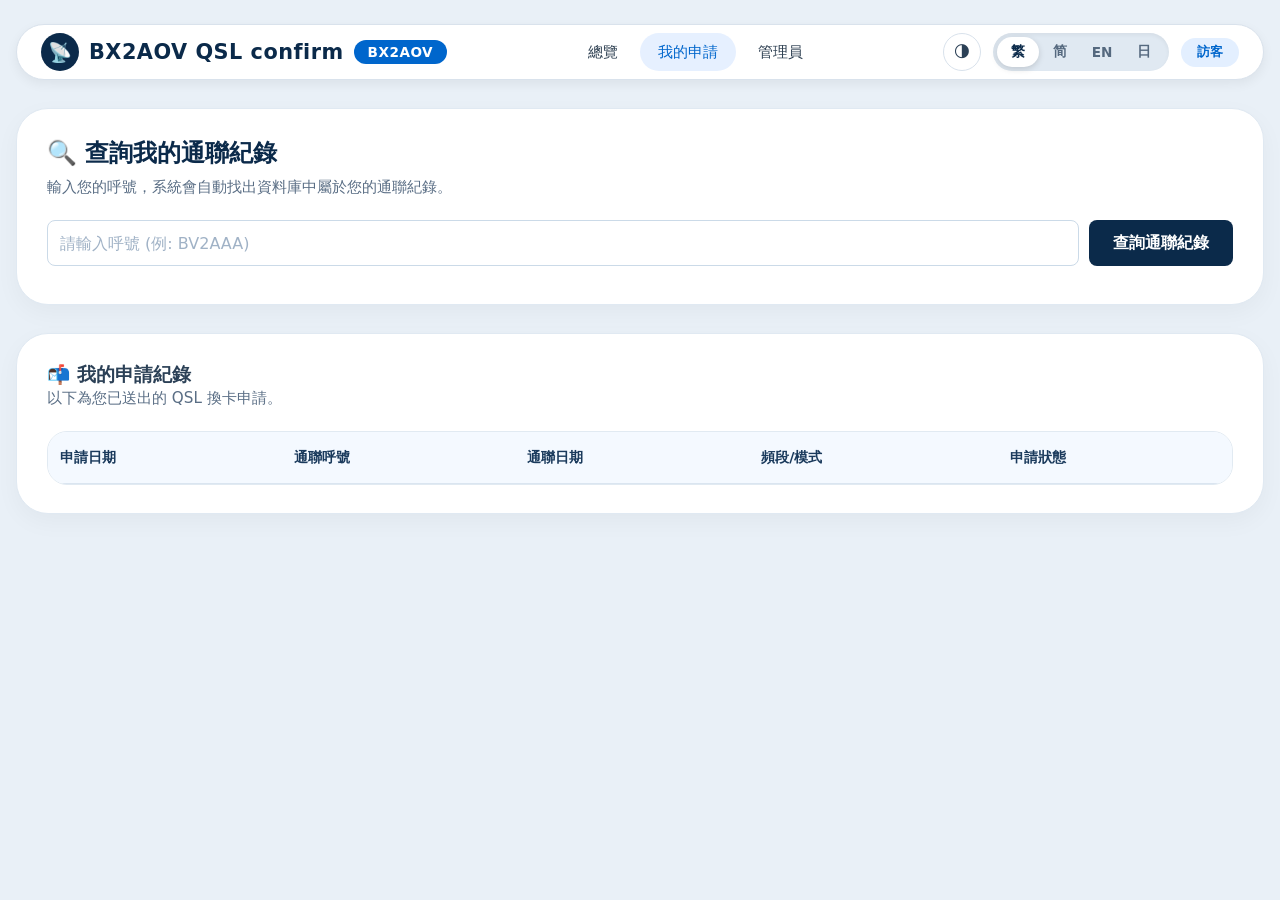
<file: apply.html>
<!DOCTYPE html>
<html lang="zh-Hant">
<head>
    <meta charset="UTF-8">
    <meta name="viewport" content="width=device-width, initial-scale=1.0">
    <title>我的申請 — BX2AOV QSL confirm</title>
    <meta name="description" content="用呼號查詢你的通聯紀錄，線上送出 QSL 換卡申請並追蹤處理狀態。資料即時同步，免註冊。">
    <meta name="author" content="BX2AOV">
    <meta name="theme-color" content="#0b2a4a">
    <meta name="color-scheme" content="light dark">
    <meta name="format-detection" content="telephone=no">
    <link rel="canonical" href="https://bx2aov.top/apply">
    <link rel="icon" href="favicon.svg" type="image/svg+xml">
    <link rel="apple-touch-icon" href="favicon.svg">
    <link rel="preconnect" href="https://btcsstbtbnejuyexwbpn.supabase.co" crossorigin>
    <link rel="dns-prefetch" href="https://btcsstbtbnejuyexwbpn.supabase.co">

    <meta property="og:type" content="website">
    <meta property="og:site_name" content="BX2AOV QSL confirm">
    <meta property="og:locale" content="zh_TW">
    <meta property="og:title" content="我的申請 — BX2AOV QSL confirm">
    <meta property="og:description" content="用呼號查詢通聯紀錄，線上送出 QSL 換卡申請並追蹤處理狀態。">
    <meta property="og:url" content="https://bx2aov.top/apply">
    <meta property="og:image" content="https://btcsstbtbnejuyexwbpn.supabase.co/storage/v1/object/public/qsl-images/1793273956318_21_sent.jpg">
    <meta name="twitter:card" content="summary_large_image">

    <script src="js/theme.js?v=20261109a"></script>
    <link rel="stylesheet" href="css/style.css?v=20261109a">
    <link rel="stylesheet" href="css/apply.css?v=20261109a">
    <script src="js/api.js?v=20261109a" defer></script>
</head>
<body>
    <a class="skip-link" href="#main">跳到主要內容</a>
    <div class="app-container">
        <header class="header-bar">
            <div class="logo-area">
                <span class="logo-icon" aria-hidden="true">📡</span>
                <span>BX2AOV QSL confirm</span>
                <span class="callsign-badge">BX2AOV</span>
            </div>
            <ul class="nav-links">
                <li><a href="index.html" class="nav-tab" data-zh="總覽" data-cn="总览" data-en="Overview" data-ja="概要">總覽</a></li>
                <li><a href="apply.html" class="nav-tab active" aria-current="page" data-zh="我的申請" data-cn="我的申请" data-en="My Requests" data-ja="申請履歴">我的申請</a></li>
                <li><a href="manage.html" class="nav-tab" data-zh="管理員" data-cn="管理员" data-en="Admin" data-ja="管理者">管理員</a></li>
            </ul>
            
            <div style="display: flex; align-items: center; gap: 12px;">
                <button type="button" id="themeToggle" class="theme-toggle" aria-label="主題">🌗</button>
                <div class="lang-switch" id="langToggle" title="Switch Language" role="radiogroup" aria-label="語言切換">
                    <div class="lang-slider" id="langSlider" aria-hidden="true"></div>
                    <span class="lang-option" data-lang="zh">繁</span>
                    <span class="lang-option" data-lang="cn">简</span>
                    <span class="lang-option" data-lang="en">EN</span>
                    <span class="lang-option" data-lang="ja">日</span>
                </div>
                <div id="loginStatus" style="font-size:0.9rem; color:#2b4056;">
                    <span class="role-badge" data-zh="訪客" data-cn="访客" data-en="Guest" data-ja="ゲスト">訪客</span>
                </div>
            </div>
        </header>

        <main id="main">
        <section class="card">
            <h2 data-zh="🔍 查詢我的通聯紀錄" data-cn="🔍 查询我的通联记录" data-en="🔍 Search My QSO Logs" data-ja="🔍 交信記録の検索">🔍 查詢我的通聯紀錄</h2>
            <div class="card-sub" data-zh="輸入您的呼號，系統會自動找出資料庫中屬於您的通聯紀錄。" data-cn="输入您的呼号，系统会自动找出数据库中属于您的通联记录。" data-en="Enter your callsign to find your QSO records." data-ja="コールサインを入力すると、ご自身の交信記録が検索されます。">輸入您的呼號，系統會自動找出資料庫中屬於您的通聯紀錄。</div>
            
            <div style="display: flex; gap: 10px; margin-top: 15px;">
                <label class="sr-only" for="queryCallsignInput">您的呼號</label>
                <input type="text" id="queryCallsignInput" placeholder="請輸入呼號 (例: BV2AAA)" autocomplete="off" autocapitalize="characters" spellcheck="false" maxlength="15" style="flex: 1; padding: 12px; border-radius: 8px; border: 1px solid #cbdae8; text-transform: uppercase; min-width: 0;">
                <button id="btnQuery" class="btn-primary" style="padding: 0 24px; border-radius: 8px; border: none; background: #0b2a4a; color: #fff; font-weight: bold; cursor: pointer; height: 46px; white-space: nowrap;" data-zh="查詢通聯紀錄" data-cn="查询通联记录" data-en="Search" data-ja="検索">查詢通聯紀錄</button>
            </div>
            <div id="queryResultHint" style="margin-top: 10px; font-weight: bold;" role="status" aria-live="polite"></div>
        </section>

        <!-- 查詢結果表格 -->
        <section class="card" id="queryResultCard" style="display: none;">
            <div class="flex-between">
                <h3 data-zh="📋 您的通聯紀錄" data-cn="📋 您的通联记录" data-en="📋 Your QSO Logs" data-ja="📋 あなたの交信記録">📋 您的通聯紀錄</h3>
                <div class="card-sub" style="margin-bottom:0;" data-zh="勾選您要申請 QSL 換卡的通聯。" data-cn="勾选您要申请 QSL 换卡的通联。" data-en="Select the QSOs you want to request QSL for." data-ja="QSLカードを請求する交信を選択してください。">勾選您要申請 QSL 換卡的通聯。</div>
            </div>
            
            <div class="table-wrapper" style="margin-top: 15px;">
                <table>
                    <caption class="sr-only">查詢結果：您的通聯紀錄</caption>
                    <thead>
                        <tr>
                            <th scope="col" style="width: 50px; text-align: center;"><input type="checkbox" id="selectAll" aria-label="全選"></th>
                            <th scope="col" data-zh="日期" data-cn="日期" data-en="Date" data-ja="日付">日期</th>
                            <th scope="col" data-zh="呼號" data-cn="呼号" data-en="Callsign" data-ja="コールサイン">呼號</th>
                            <th scope="col" data-zh="頻段" data-cn="频段" data-en="Band" data-ja="バンド">頻段</th>
                            <th scope="col" data-zh="模式" data-cn="模式" data-en="Mode" data-ja="モード">模式</th>
                            <th scope="col" data-zh="QSL 狀態" data-cn="QSL 状态" data-en="QSL Status" data-ja="QSLステータス">QSL 狀態</th>
                            <th scope="col" data-zh="備註" data-cn="备注" data-en="Notes" data-ja="備考">備註</th>
                        </tr>
                    </thead>
                    <tbody id="queryResultBody"></tbody>
                </table>
            </div>
        </section>

        <!-- 填寫收件資訊與密碼 -->
        <section class="card" id="shipInfoCard" style="display: none;">
            <h3 data-zh="✉️ 填寫收件資訊" data-cn="✉️ 填写收件信息" data-en="✉️ Shipping Info" data-ja="✉️ 送付先情報">✉️ 填寫收件資訊</h3>
            <div id="selectedCountHint" style="margin: 10px 0; color: #7b3fa0; font-weight: bold;"></div>
            
            <div class="ship-grid">
                <div>
                    <label for="shipName" data-zh="收件人姓名 *" data-cn="收件人姓名 *" data-en="Name *" data-ja="氏名 *">收件人姓名 *</label>
                    <input type="text" id="shipName" autocomplete="name" maxlength="100" style="width: 100%; padding: 10px; border-radius: 8px; border: 1px solid #cbdae8;">
                </div>
                <div>
                    <label for="shipPhone" data-zh="手機號碼" data-cn="手机号码" data-en="Phone" data-ja="電話番号">手機號碼</label>
                    <div style="display: flex; gap: 5px;">
                        <label class="sr-only" for="countryCode">國碼</label>
                        <select id="countryCode" autocomplete="tel-country-code" aria-label="國碼"
                                style="padding: 10px; border-radius: 8px; border: 1px solid #cbdae8; background-color: #fff; cursor: pointer; max-width: 128px;">
                            <option value="+886" selected>+886 台灣</option>
                            <option value="+852">+852 香港</option>
                            <option value="+853">+853 澳門</option>
                            <option value="+86">+86 中國</option>
                            <option value="+81">+81 日本</option>
                            <option value="+82">+82 韓國</option>
                            <option value="+65">+65 新加坡</option>
                            <option value="+60">+60 馬來西亞</option>
                            <option value="+66">+66 泰國</option>
                            <option value="+84">+84 越南</option>
                            <option value="+63">+63 菲律賓</option>
                            <option value="+62">+62 印尼</option>
                            <option value="+91">+91 印度</option>
                            <option value="+61">+61 澳洲</option>
                            <option value="+64">+64 紐西蘭</option>
                            <option value="+1">+1 美加</option>
                            <option value="+44">+44 英國</option>
                            <option value="+49">+49 德國</option>
                            <option value="+33">+33 法國</option>
                            <option value="+39">+39 義大利</option>
                            <option value="+34">+34 西班牙</option>
                            <option value="+31">+31 荷蘭</option>
                            <option value="+7">+7 俄羅斯</option>
                            <option value="+55">+55 巴西</option>
                            <option value="+27">+27 南非</option>
                        </select>
                        <input type="tel" id="shipPhone" autocomplete="tel-national" inputmode="tel" maxlength="20" placeholder="912345678" style="flex: 1; padding: 10px; border-radius: 8px; border: 1px solid #cbdae8; min-width: 0;">
                        <button type="button" id="btnNoPhone" aria-pressed="false" style="padding: 0 10px; border-radius: 8px; border: 1px solid #cbdae8; background: #fff; cursor: pointer; white-space: nowrap;">無需提供</button>
                    </div>
                </div>
                <div>
                    <label for="shipZip" data-zh="郵遞區號 *" data-cn="邮政编码 *" data-en="Zip Code *" data-ja="郵便番号 *">郵遞區號 *</label>
                    <input type="text" id="shipZip" autocomplete="postal-code" maxlength="20" style="width: 100%; padding: 10px; border-radius: 8px; border: 1px solid #cbdae8;">
                </div>
                <div>
                    <label for="shipEmail" data-zh="Email *（寄送確認信用）" data-cn="Email *（寄送确认信用）" data-en="Email * (for confirmation)" data-ja="Email *（確認メール用）">Email *（寄送確認信用）</label>
                    <input type="email" id="shipEmail" autocomplete="email" inputmode="email" maxlength="200" placeholder="you@example.com" style="width: 100%; padding: 10px; border-radius: 8px; border: 1px solid #cbdae8;">
                </div>
                <div class="span-2">
                    <label for="shipAddress" data-zh="收件地址 *" data-cn="收件地址 *" data-en="Address *" data-ja="住所 *">收件地址 *</label>
                    <input type="text" id="shipAddress" autocomplete="street-address" maxlength="500" style="width: 100%; padding: 10px; border-radius: 8px; border: 1px solid #cbdae8;">
                </div>
                <div class="span-2">
                    <label for="shipNote" data-zh="備註 (選填)" data-cn="备注 (选填)" data-en="Note (Optional)" data-ja="備考 (任意)">備註 (選填)</label>
                    <input type="text" id="shipNote" maxlength="500" style="width: 100%; padding: 10px; border-radius: 8px; border: 1px solid #cbdae8;">
                </div>
            </div>

            <button id="btnSubmitApplication" class="btn btn-primary" style="width: 100%; margin-top: 20px; padding: 15px; font-size: 1.1rem;" data-zh="送出 QSL 換卡申請" data-cn="提交 QSL 换卡申请" data-en="Submit QSL Request" data-ja="QSLカード申請を送信">送出 QSL 換卡申請</button>
        </section>

        <!-- 我的申請紀錄 -->
        <section class="card">
            <h3 data-zh="📬 我的申請紀錄" data-cn="📬 我的申请记录" data-en="📬 My Requests" data-ja="📬 申請履歴">📬 我的申請紀錄</h3>
            <div class="card-sub" data-zh="以下為您已送出的 QSL 換卡申請。" data-cn="以下为您已送出的 QSL 换卡申请。" data-en="Below are your submitted QSL requests." data-ja="以下は送信済みのQSLカード申請です。">以下為您已送出的 QSL 換卡申請。</div>
            
            <div class="table-wrapper" style="margin-top: 15px;">
                <table>
                    <caption class="sr-only">我的申請紀錄</caption>
                    <thead>
                        <tr>
                            <th scope="col" data-zh="申請日期" data-cn="申请日期" data-en="Req Date" data-ja="申請日">申請日期</th>
                            <th scope="col" data-zh="通聯呼號" data-cn="通联呼号" data-en="QSO Call" data-ja="交信コールサイン">通聯呼號</th>
                            <th scope="col" data-zh="通聯日期" data-cn="通联日期" data-en="QSO Date" data-ja="交信日">通聯日期</th>
                            <th scope="col" data-zh="頻段/模式" data-cn="频段/模式" data-en="Band/Mode" data-ja="バンド/モード">頻段/模式</th>
                            <th scope="col" data-zh="申請狀態" data-cn="申请状态" data-en="Status" data-ja="ステータス">申請狀態</th>
                        </tr>
                    </thead>
                    <tbody id="myRequestsBody"></tbody>
                </table>
            </div>
        </section>
        </main>
    </div>

    <div id="toast" class="toast" role="status" aria-live="polite">操作成功</div>

    <!-- Cloudflare Web Analytics：到 Dashboard 取得 token 後，把下面兩行的註解拿掉並填入 token
    <script defer src="https://static.cloudflareinsights.com/beacon.min.js"
            data-cf-beacon='{"token": "在這裡貼上你的 token"}'></script>
    -->
    <script src="js/select.js?v=20261109a" defer></script>
    <script src="js/apply.js?v=20261109a" defer></script>
</body>
</html>
</file>
<file: css/style.css>
/* ===== Reset ===== */
* { margin: 0; padding: 0; box-sizing: border-box; }
body {
    background: #e9f0f7;
    min-height: 100vh;
    display: flex;
    flex-direction: column;
    align-items: center;
    padding: 24px 16px;
    font-family: 'Segoe UI', Roboto, system-ui, -apple-system, "Noto Sans TC", "Microsoft JhengHei", sans-serif;
    color: #2b4056;
    -webkit-text-size-adjust: 100%;
}
button, input, select, textarea { font: inherit; color: inherit; }

/* ===== 無障礙工具類 ===== */
.sr-only {
    position: absolute; width: 1px; height: 1px; padding: 0; margin: -1px;
    overflow: hidden; clip: rect(0, 0, 0, 0); white-space: nowrap; border: 0;
}
.skip-link {
    position: absolute; left: 16px; top: -80px; z-index: 5000;
    background: #0b2a4a; color: #fff; padding: 12px 22px; border-radius: 0 0 12px 12px;
    font-weight: 600; text-decoration: none; transition: top 0.15s ease;
}
.skip-link:focus { top: 0; }

a:focus-visible,
button:focus-visible,
input:focus-visible,
select:focus-visible,
[tabindex]:focus-visible {
    outline: 3px solid #0066cc;
    outline-offset: 2px;
}
.app-container { width: 100%; max-width: 1300px; } /* 稍微加寬最大寬度 */

/* ===== 頂部橫列 ===== */
.header-bar { display: flex; flex-wrap: wrap; align-items: center; justify-content: space-between; background: #fff; border-radius: 60px; padding: 8px 24px; box-shadow: 0 4px 12px rgba(0,0,0,0.06); margin-bottom: 28px; border: 1px solid #d9e2ec; }
.logo-area { display: flex; align-items: center; gap: 10px; font-weight: 700; font-size: 1.3rem; color: #0b2a4a; letter-spacing: 0.5px; }
.logo-icon { background: #0b2a4a; color: #fff; width: 38px; height: 38px; border-radius: 50%; display: flex; align-items: center; justify-content: center; font-size: 1.2rem; }
.callsign-badge { background: #0066cc; color: #fff; padding: 4px 14px; border-radius: 40px; font-size: 0.85rem; font-weight: 600; letter-spacing: 0.5px; }
.nav-links { display: flex; gap: 4px; flex-wrap: wrap; list-style: none; }
.nav-links a { text-decoration: none; color: #2c3e50; font-weight: 500; padding: 10px 18px; border-radius: 40px; transition: 0.2s; font-size: 0.95rem; }
.nav-links a:hover, .nav-links a.active { background: #e6f0ff; color: #0066cc; }

/* ===== 四國語言滑動開關 ===== */
.lang-switch {
    position: relative;
    display: flex;
    align-items: center;
    background: #e0e9f2;
    border-radius: 40px;
    padding: 4px;
    cursor: pointer;
    width: max-content;
    height: 38px;
    user-select: none;
    box-shadow: inset 0 2px 4px rgba(0,0,0,0.05);
}

.lang-slider {
    position: absolute;
    top: 4px;
    left: 4px;
    width: 42px;
    height: calc(100% - 8px);
    background: #fff;
    border-radius: 30px;
    box-shadow: 0 2px 6px rgba(0,0,0,0.15);
    transition: transform 0.3s cubic-bezier(0.25, 0.8, 0.25, 1);
    z-index: 1;
}

.lang-switch[data-active="cn"] .lang-slider { transform: translateX(42px); }
.lang-switch[data-active="en"] .lang-slider { transform: translateX(84px); }
.lang-switch[data-active="ja"] .lang-slider { transform: translateX(126px); }

.lang-option {
    width: 42px;
    text-align: center;
    font-size: 0.85rem;
    font-weight: 600;
    color: #55697f;
    z-index: 2;
    transition: color 0.3s;
}

.lang-switch[data-active="zh"] .lang-option[data-lang="zh"],
.lang-switch[data-active="cn"] .lang-option[data-lang="cn"],
.lang-switch[data-active="en"] .lang-option[data-lang="en"],
.lang-switch[data-active="ja"] .lang-option[data-lang="ja"] {
    color: #0b2a4a;
}

/* ===== 卡片 ===== */
.card { background: #fff; border-radius: 32px; padding: 28px 30px; box-shadow: 0 8px 24px rgba(0,0,0,0.04); border: 1px solid #e0e9f2; margin-bottom: 28px; }
.card h2 { font-size: 1.5rem; font-weight: 600; color: #0b2a4a; margin-bottom: 8px; display: flex; align-items: center; gap: 8px; }
.card-sub { color: #5a6e85; font-size: 0.95rem; margin-bottom: 22px; }

/* ===== 按鈕 ===== */
.btn { padding: 14px 28px; border-radius: 40px; border: none; font-weight: 600; font-size: 0.95rem; cursor: pointer; transition: 0.2s; display: inline-flex; align-items: center; justify-content: center; gap: 8px; white-space: nowrap; background: #eef3f9; color: #1f3a5f; }
.btn-primary { background: #0b2a4a; color: #fff; }
.btn-primary:hover { background: #123a63; }
.btn-outline { background: transparent; border: 1px solid #b8cee4; }
.btn-outline:hover { background: #eef6ff; border-color: #7aa9d9; }
.btn-sm { padding: 8px 18px; font-size: 0.85rem; }
.btn:disabled { opacity: 0.6; cursor: not-allowed; }

/* ===== 角色標籤 ===== */
.role-badge { padding: 6px 16px; border-radius: 40px; font-size: 0.8rem; font-weight: 600; background: #e3efff; color: #0066cc; display: inline-block; }
.role-badge.admin { background: #fff3e0; color: #b45f06; }

/* ===== 表格 ===== */
.table-wrapper { overflow-x: auto; margin-top: 16px; border-radius: 20px; border: 1px solid #e1eaf2; -webkit-overflow-scrolling: touch; }
table { width: 100%; border-collapse: collapse; font-size: 0.9rem; }
th { background: #f4f9ff; text-align: left; padding: 16px 12px; font-weight: 600; color: #1a3a5c; border-bottom: 1px solid #dae5f0; white-space: nowrap; }
td { padding: 14px 12px; border-bottom: 1px solid #edf2f8; color: #2b4056; vertical-align: middle; }
tr:last-child td { border-bottom: none; }
tr:hover td { background: #fafdff; }

/* 🌟 針對管理後台表格的特製優化，讓它不用左右滑動 */
#adminPanel table { min-width: 100% !important; }
#adminPanel th, #adminPanel td { padding: 10px 8px; font-size: 0.85rem; }

/* ===== 狀態徽章 ===== */
.status-badge { padding: 4px 12px; border-radius: 40px; font-size: 0.8rem; font-weight: 600; display: inline-block; white-space: nowrap; background: #e0e9f2; color: #5a6e85; }
.status-badge.applied { background: #f3e5ff; color: #7b3fa0; }
.status-cell { text-align: center; }
.badge-none { background: #e0e9f2; color: #5a6e85; padding: 4px 12px; border-radius: 40px; font-size: 0.8rem; font-weight: 600; display: inline-block; white-space: nowrap; }
.badge-not-needed { background: #f3e5ff; color: #7b3fa0; padding: 4px 12px; border-radius: 40px; font-size: 0.8rem; font-weight: 600; display: inline-block; white-space: nowrap; }
.badge-pending { background: #fff0d9; color: #b45f06; padding: 4px 12px; border-radius: 40px; font-size: 0.8rem; font-weight: 600; display: inline-block; white-space: nowrap; }
.badge-received { background: #d9f0e0; color: #0e6b3e; padding: 4px 12px; border-radius: 40px; font-size: 0.8rem; font-weight: 600; display: inline-block; white-space: nowrap; }
.badge-sent { background: #e0e7ff; color: #3b4e9e; padding: 4px 12px; border-radius: 40px; font-size: 0.8rem; font-weight: 600; display: inline-block; white-space: nowrap; }
.badge-requested { background: #f3e5ff; color: #7b3fa0; padding: 4px 12px; border-radius: 40px; font-size: 0.8rem; font-weight: 600; display: inline-block; white-space: nowrap; }
.badge-completed { background: #d9f0e0; color: #0e6b3e; padding: 4px 12px; border-radius: 40px; font-size: 0.8rem; font-weight: 600; display: inline-block; white-space: nowrap; }
.badge-completed-dark { background: #0f5132; color: #ffffff; padding: 4px 12px; border-radius: 40px; font-size: 0.8rem; font-weight: 600; display: inline-block; white-space: nowrap; }
.badge-approved { background: #d9f0e0; color: #0e6b3e; padding: 4px 12px; border-radius: 40px; font-size: 0.8rem; font-weight: 600; display: inline-block; white-space: nowrap; }
.badge-rejected { background: #fde8e8; color: #b03030; padding: 4px 12px; border-radius: 40px; font-size: 0.8rem; font-weight: 600; display: inline-block; white-space: nowrap; }
.badge-lotw { background: #eef2ff; color: #3730a3; border: 1px solid #c7d2fe; padding: 3px 9px; border-radius: 40px; font-size: 0.72rem; font-weight: 700; display: inline-block; white-space: nowrap; margin-left: 6px; vertical-align: middle; }
.badge-lock { background: #fff4e5; color: #b45309; border: 1px solid #fcd9a5; padding: 3px 9px; border-radius: 40px; font-size: 0.72rem; font-weight: 700; display: inline-block; white-space: nowrap; margin-left: 6px; vertical-align: middle; }
.lotw-chip { margin-top: 6px; display: inline-block; background: #eef2ff; color: #3730a3; border: 1px solid #c7d2fe; border-radius: 40px; padding: 2px 8px; font-size: 0.7rem; font-weight: 700; white-space: nowrap; }
.open-chip { margin-top: 6px; display: inline-block; background: #fff4e5; color: #b45309; border: 1px solid #fcd9a5; border-radius: 40px; padding: 2px 8px; font-size: 0.7rem; font-weight: 700; white-space: nowrap; }
.btn-open-apply { background: #e6f0ff; color: #0b4a8f; border: 1px solid #c7d2fe; padding: 6px 10px; border-radius: 40px; cursor: pointer; font-size: 0.72rem; font-weight: 700; white-space: nowrap; margin: 0 4px 4px 0; }
.btn-open-apply:hover { background: #d7e8ff; }
.btn-open-apply.is-open { background: #fff4e5; color: #b45309; border-color: #fcd9a5; }
.btn-open-apply.is-open:hover { background: #ffe9cc; }

/* ===== 搜尋框 ===== */
.search-box { flex: 1; max-width: 300px; min-width: 200px; }
.search-box input { width: 100%; padding: 10px 16px; border-radius: 40px; border: 1.5px solid #cbdae8; font-size: 0.9rem; background: #f8fbfe; outline: none; transition: 0.25s; font-family: inherit; }
.search-box input:focus { border-color: #0066cc; background: #ffffff; box-shadow: 0 0 0 4px rgba(0, 102, 204, 0.15); }

/* ===== 篩選下拉選單 ===== */
.filter-select {
    padding: 10px 16px;
    border-radius: 40px;
    border: 1.5px solid #cbdae8;
    font-size: 0.9rem;
    background: #ffffff;
    color: #1f3a5f;
    outline: none;
    cursor: pointer;
    font-family: inherit;
    transition: 0.25s;
}
.filter-select:focus {
    border-color: #0066cc;
    box-shadow: 0 0 0 4px rgba(0, 102, 204, 0.15);
}

/* ===== 管理員登入與表單 ===== */
.admin-login-box { background: #f8fbfe; padding: 24px 28px; border-radius: 24px; border: 1px solid #dbe7f3; display: flex; flex-direction: column; gap: 16px; max-width: 400px; margin: 0 auto; }
.admin-login-box input { width: 100%; height: 50px; padding: 10px 20px; border-radius: 12px; border: 1px solid #cbdae8; font-size: 1rem; outline: none; background: #fff; }
.admin-login-box input:focus { border-color: #0066cc; box-shadow: 0 0 0 3px rgba(0,102,204,0.1); }
.admin-login-box .btn { width: 100%; padding: 14px; border-radius: 12px; }

.admin-upload-grid { display: flex; flex-wrap: wrap; gap: 20px; margin-bottom: 24px; }
.admin-upload-grid > div { flex: 1; min-width: 250px; }
.manual-form { display: flex; flex-direction: column; gap: 10px; }
.manual-form input, .manual-form select { padding: 12px 18px; border-radius: 12px; border: 1.5px solid #cbdae8; outline: none; font-family: inherit; font-size: 1rem; background: #f8fbfe; color: #2b4056; }
.manual-form input:focus, .manual-form select:focus { border-color: #0066cc; background: #fff; box-shadow: 0 0 0 4px rgba(0,102,204,0.15); }

/* ===== 上傳區與縮圖 ===== */
.upload-zone { border: 2px dashed #b8cee4; border-radius: 24px; padding: 32px 24px; text-align: center; background: #fbfdff; transition: 0.2s; }
.upload-zone:hover { border-color: #0066cc; background: #f4faff; }
.upload-label { display: inline-block; background: #0b2a4a; color: #fff; padding: 12px 32px; border-radius: 40px; cursor: pointer; font-weight: 500; transition: 0.2s; margin-bottom: 8px; }
.upload-label:hover { background: #123a63; }
.file-hint { color: #6b8199; font-size: 0.85rem; margin-top: 8px; }
.file-name { margin-top: 12px; font-size: 0.9rem; color: #1f3a5f; font-weight: 500; }
.upload-btns { display: flex; gap: 6px; flex-wrap: wrap; align-items: center; }
.upload-btns label { cursor: pointer; padding: 6px 12px; border-radius: 40px; font-size: 0.78rem; font-weight: 600; border: 1px solid #b8cee4; background: #fff; transition: 0.15s; display: inline-flex; align-items: center; gap: 4px; white-space: nowrap; }
.upload-btns label:hover { background: #eef6ff; border-color: #7aa9d9; }
.upload-btns input[type="file"] { display: none; }
.qsl-thumb { width: 40px; height: 28px; object-fit: cover; border-radius: 4px; border: 1px solid #dbe7f3; cursor: pointer; transition: 0.15s; background: #f4f9ff; }
.qsl-thumb:hover { transform: scale(1.05); border-color: #0066cc; }
.qsl-thumb-empty { width: 40px; height: 28px; border-radius: 4px; border: 1px dashed #cbdae8; display: flex; align-items: center; justify-content: center; color: #b8cee4; font-size: 1rem; background: #fbfdff; }

/* ===== 燈箱與 Toast ===== */
.lightbox { position: fixed; top: 0; left: 0; width: 100%; height: 100%; background: rgba(0,0,0,0.75); display: none; align-items: center; justify-content: center; z-index: 2000; padding: 24px; }
.lightbox.show { display: flex; }
.lightbox img { max-width: 90%; max-height: 85vh; border-radius: 16px; box-shadow: 0 20px 60px rgba(0,0,0,0.5); background: #fff; padding: 8px; }
.lightbox-close {
    position: absolute; top: 24px; right: 32px; color: #fff; font-size: 2rem;
    cursor: pointer; line-height: 1; background: transparent; border: 0;
    width: 44px; height: 44px; border-radius: 50%; display: flex; align-items: center; justify-content: center;
}
.lightbox-close:hover { opacity: 0.7; background: rgba(255,255,255,0.12); }
.toast { position: fixed; bottom: 30px; left: 50%; transform: translateX(-50%) translateY(20px); background: #0b2a4a; color: #fff; padding: 14px 32px; border-radius: 60px; font-weight: 500; font-size: 0.95rem; opacity: 0; pointer-events: none; transition: 0.3s ease; box-shadow: 0 12px 28px rgba(0,0,0,0.2); z-index: 3000; white-space: nowrap; }
.toast.show { opacity: 1; transform: translateX(-50%) translateY(0); }
.flex-between { display: flex; flex-wrap: wrap; align-items: center; justify-content: space-between; gap: 16px; }
.empty-state { text-align: center; padding: 40px 20px; color: #5a6e85; }

/* ===== 響應式 (手機版優化) ===== */
@media (max-width: 700px) {
    .header-bar { flex-direction: column; border-radius: 24px; padding: 16px; gap: 16px; }
    .nav-links { justify-content: center; width: 100%; }
    .nav-links a { padding: 8px 14px; font-size: 0.85rem; }
    .header-bar > div:last-child { width: 100%; justify-content: center; margin-top: 4px; }
    .card { padding: 20px 18px; border-radius: 24px; }
    
    /* 手機版表格調整 */
    #adminPanel table { font-size: 0.75rem; min-width: 800px; }
    #adminPanel th, #adminPanel td { padding: 8px 4px; }
    .search-box { max-width: 100%; width: 100%; margin-top: 10px; }
}

/* ===== 減少動態效果（作業系統設定） ===== */
@media (prefers-reduced-motion: reduce) {
    *, *::before, *::after {
        animation-duration: 0.01ms !important;
        animation-iteration-count: 1 !important;
        transition-duration: 0.01ms !important;
        scroll-behavior: auto !important;
    }
}
/* ===== 高對比模式 ===== */
@media (prefers-contrast: more) {
    th { color: #0b2a4a; }
    td { color: #14293f; }
    .card-sub, .empty-state { color: #41586f; }
}

/* ===== 管理頁統計面板 ===== */
.stat-panel { background: #f8fbfe; border: 1px solid #dbe7f3; border-radius: 16px; padding: 16px; }
.stat-track { background: #e0e9f2; height: 10px; border-radius: 5px; overflow: hidden; margin-bottom: 10px; }
.muted-label { color: #5a6e85; }
.stat-text { color: #1a3a5c; font-weight: bold; }

/* ===== 後台表格：狀態選單與操作按鈕 ===== */
.status-select-change {
    padding: 6px 8px;
    border-radius: 40px;
    border: 1px solid #cbdae8;
    font-size: 0.8rem;
    background: #fff;
    color: #1f3a5f;
    cursor: pointer;
    outline: none;
    max-width: 11em;
}
.btn-del-img { background: #fde8e8; color: #b03030; border: none; padding: 4px 6px; border-radius: 4px; cursor: pointer; font-size: 0.75rem; margin-left: 4px; }
.btn-delete-record { background: #0b2a4a; color: #fff; border: none; padding: 6px 10px; border-radius: 6px; cursor: pointer; font-size: 0.75rem; white-space: nowrap; }
.btn-delete-req { background: #fde8e8; color: #b03030; border: none; padding: 4px 8px; border-radius: 4px; cursor: pointer; font-size: 0.75rem; white-space: nowrap; }
.btn-approve-req { background: #d9f0e0; color: #0e6b3e; border: none; padding: 4px 10px; border-radius: 4px; cursor: pointer; font-size: 0.8rem; }
.btn-reject-req { background: #fff0d9; color: #b45f06; border: none; padding: 4px 10px; border-radius: 4px; cursor: pointer; font-size: 0.8rem; }

.req-card { margin-bottom: 10px; padding: 10px; background: #f8fbfe; border: 1px solid #e0e9f2; border-radius: 8px; position: relative; }
.req-call { color: #7b3fa0; font-size: 0.95rem; }
.req-detail { font-size: 0.85rem; color: #333; margin-bottom: 8px; line-height: 1.4; }
.req-empty { color: #a0b2c6; font-size: 0.85rem; }

.reminder-chip { font-size: 0.7rem; margin-top: 4px; }
.warn-chip { color: #b45f06; background: #fff0d9; padding: 2px 6px; border-radius: 4px; display: inline-block; }
.ok-chip { color: #0e6b3e; }

/* ===== 主題切換按鈕 ===== */
.theme-toggle {
    width: 38px;
    height: 38px;
    border-radius: 50%;
    border: 1px solid #d9e2ec;
    background: #fff;
    cursor: pointer;
    font-size: 1rem;
    line-height: 1;
    display: inline-flex;
    align-items: center;
    justify-content: center;
    transition: background 0.2s, border-color 0.2s;
    padding: 0;
}
.theme-toggle:hover { background: #eef6ff; border-color: #7aa9d9; }

/* ===== 深色模式（由 js/theme.js 設定 html[data-theme]） ===== */
html[data-theme="dark"] { color-scheme: dark; }

html[data-theme="dark"] body { background: #0b1220; color: #cfdceb; }

html[data-theme="dark"] .header-bar { background: #131c2e; border-color: #24314a; box-shadow: 0 4px 16px rgba(0,0,0,.45); }
html[data-theme="dark"] .logo-area { color: #e6edf7; }

html[data-theme="dark"] .nav-links a { color: #b9c9dd; }
html[data-theme="dark"] .nav-links a:hover,
html[data-theme="dark"] .nav-links a.active { background: rgba(56,189,248,.14); color: #7dd3fc; }

html[data-theme="dark"] .theme-toggle { background: #1e2b42; border-color: #3a4a66; color: #d7e3f4; }
html[data-theme="dark"] .theme-toggle:hover { background: #26364f; border-color: #5b7ba6; }

html[data-theme="dark"] .lang-switch { background: #1b263c; box-shadow: inset 0 2px 4px rgba(0,0,0,.4); }
html[data-theme="dark"] .lang-slider { background: #2f405c; box-shadow: 0 2px 6px rgba(0,0,0,.5); }
html[data-theme="dark"] .lang-option { color: #8fa3bd; }
html[data-theme="dark"] .lang-switch[data-active="zh"] .lang-option[data-lang="zh"],
html[data-theme="dark"] .lang-switch[data-active="cn"] .lang-option[data-lang="cn"],
html[data-theme="dark"] .lang-switch[data-active="en"] .lang-option[data-lang="en"],
html[data-theme="dark"] .lang-switch[data-active="ja"] .lang-option[data-lang="ja"] { color: #e6edf7; }

html[data-theme="dark"] .card { background: #131c2e; border-color: #24314a; box-shadow: 0 8px 28px rgba(0,0,0,.35); }
html[data-theme="dark"] .card h2,
html[data-theme="dark"] .card h3 { color: #e6edf7 !important; }
html[data-theme="dark"] .card-sub { color: #9fb2c9; }
html[data-theme="dark"] .muted-label { color: #9fb2c9; }
html[data-theme="dark"] .stat-text { color: #cfe0f2; }

html[data-theme="dark"] .btn { background: #1e2b42; color: #d7e3f4; }
html[data-theme="dark"] .btn-primary { background: #1e5fa8; color: #fff; }
html[data-theme="dark"] .btn-primary:hover { background: #2a72c4; }
html[data-theme="dark"] .btn-outline { border-color: #3a4a66; color: #c2d3e6; }
html[data-theme="dark"] .btn-outline:hover { background: rgba(56,189,248,.12); border-color: #5b7ba6; }
html[data-theme="dark"] #btnQuery { background: #1e5fa8 !important; }

html[data-theme="dark"] .role-badge { background: rgba(56,189,248,.16); color: #7dd3fc; }
html[data-theme="dark"] .role-badge.admin { background: rgba(251,146,60,.16); color: #fdba74; }

html[data-theme="dark"] .table-wrapper { border-color: #24314a; }
html[data-theme="dark"] th { background: #182238; color: #b9cbe2; border-bottom-color: #24314a; }
html[data-theme="dark"] td { color: #cfdceb; border-bottom-color: #1f2c42; }
html[data-theme="dark"] tr:hover td { background: #17223a; }

html[data-theme="dark"] .search-box input,
html[data-theme="dark"] .filter-select,
html[data-theme="dark"] .admin-login-box,
html[data-theme="dark"] .manual-form input,
html[data-theme="dark"] .manual-form select {
    background-color: #182238 !important;
    color: #d7e3f4 !important;
    border-color: #2f405c !important;
}
html[data-theme="dark"] .search-box input::placeholder { color: #6d8199; }
html[data-theme="dark"] .admin-login-box { border-color: #24314a; }

html[data-theme="dark"] .upload-zone { background: #131c2e; border-color: #3a4a66; }
html[data-theme="dark"] .upload-zone:hover { background: #16223a; border-color: #5b7ba6; }
html[data-theme="dark"] .upload-label { background: #1e5fa8; }
html[data-theme="dark"] .file-hint { color: #93a4bf; }
html[data-theme="dark"] .qsl-thumb { background: #182238; border-color: #24314a; }

html[data-theme="dark"] .empty-state { color: #9fb2c9; }
html[data-theme="dark"] .toast { background: #1e2b42; }

html[data-theme="dark"] .stat-panel { background: #182238; border-color: #24314a; }
html[data-theme="dark"] .stat-track { background: #22304a; }

html[data-theme="dark"] .badge-none,
html[data-theme="dark"] .status-badge { background: rgba(148,163,184,.18); color: #c3d0e0; }
html[data-theme="dark"] .badge-pending { background: rgba(251,191,36,.16); color: #fbbf24; }
html[data-theme="dark"] .badge-received,
html[data-theme="dark"] .badge-approved,
html[data-theme="dark"] .badge-completed { background: rgba(52,211,153,.16); color: #34d399; }
html[data-theme="dark"] .badge-sent { background: rgba(129,140,248,.18); color: #a5b4fc; }
html[data-theme="dark"] .badge-not-needed,
html[data-theme="dark"] .badge-requested,
html[data-theme="dark"] .status-badge.applied { background: rgba(167,139,250,.18); color: #c4b5fd; }
html[data-theme="dark"] .badge-rejected { background: rgba(248,113,113,.16); color: #f87171; }
html[data-theme="dark"] .badge-completed-dark { background: #17603c; color: #fff; }
html[data-theme="dark"] .badge-lotw,
html[data-theme="dark"] .lotw-chip { background: rgba(129,140,248,.18); color: #a5b4fc; border-color: rgba(129,140,248,.35); }
html[data-theme="dark"] .badge-lock { background: rgba(251,191,36,.16); color: #fbbf24; border-color: rgba(251,191,36,.35); }
html[data-theme="dark"] .open-chip { background: rgba(251,191,36,.16); color: #fbbf24; border-color: rgba(251,191,36,.35); }
html[data-theme="dark"] .btn-open-apply { background: rgba(56,189,248,.14); color: #7dd3fc; border-color: rgba(56,189,248,.3); }
html[data-theme="dark"] .btn-open-apply.is-open { background: rgba(251,191,36,.16); color: #fbbf24; border-color: rgba(251,191,36,.35); }

/* 後台表格元件 */
html[data-theme="dark"] .status-select-change { background-color: #182238 !important; color: #d7e3f4 !important; border-color: #2f405c !important; }

/* 深色模式的下拉箭頭改成淺色 */
html[data-theme="dark"] select.filter-select,
html[data-theme="dark"] select.status-select-change,
html[data-theme="dark"] .manual-form select,
html[data-theme="dark"] #countryCode {
    background-image: url("data:image/svg+xml;charset=utf-8,%3Csvg xmlns='http://www.w3.org/2000/svg' width='12' height='8' viewBox='0 0 12 8'%3E%3Cpath fill='none' stroke='%23d7e3f4' stroke-width='2' stroke-linecap='round' stroke-linejoin='round' d='M1 1.5 6 6.5l5-5'/%3E%3C/svg%3E") !important;
    background-repeat: no-repeat !important;
    background-size: 12px 8px !important;
    background-position: right 14px center !important;
}
html[data-theme="dark"] select.status-select-change { background-position: right 8px center !important; }
html[data-theme="dark"] #countryCode { background-position: right 10px center !important; }
html[data-theme="dark"] .upload-btns label { background: #1e2b42; border-color: #3a4a66; color: #c2d3e6; }
html[data-theme="dark"] .upload-btns label:hover { background: #26364f; border-color: #5b7ba6; }
html[data-theme="dark"] .btn-del-img,
html[data-theme="dark"] .btn-delete-req { background: rgba(248,113,113,.16); color: #f87171; }
html[data-theme="dark"] .btn-delete-record { background: #1e5fa8; color: #fff; }
html[data-theme="dark"] .btn-approve-req { background: rgba(52,211,153,.16); color: #34d399; }
html[data-theme="dark"] .btn-reject-req { background: rgba(251,191,36,.16); color: #fbbf24; }
html[data-theme="dark"] .req-card { background: #182238; border-color: #24314a; }
html[data-theme="dark"] .req-call { color: #c4b5fd; }
html[data-theme="dark"] .req-detail { color: #cfdceb; }
html[data-theme="dark"] .req-empty { color: #7f92a8; }
html[data-theme="dark"] .warn-chip { background: rgba(251,191,36,.16); color: #fbbf24; }
html[data-theme="dark"] .ok-chip { color: #34d399; }

/* ===== 下拉選單統一外觀（自訂箭頭，避免文字壓到箭頭） ===== */
select.filter-select,
select.status-select-change,
.manual-form select,
#countryCode {
    -webkit-appearance: none;
    appearance: none;
    background-image: url("data:image/svg+xml;charset=utf-8,%3Csvg xmlns='http://www.w3.org/2000/svg' width='12' height='8' viewBox='0 0 12 8'%3E%3Cpath fill='none' stroke='%231f3a5f' stroke-width='2' stroke-linecap='round' stroke-linejoin='round' d='M1 1.5 6 6.5l5-5'/%3E%3C/svg%3E");
    background-repeat: no-repeat;
    background-position: right 14px center;
    background-size: 12px 8px;
    padding-right: 38px;
}
select.status-select-change {
    background-position: right 8px center;
    padding-right: 28px;
    max-width: 12em;
}
#countryCode {
    background-position: right 10px center;
    padding-right: 32px !important;
}
/* 下拉展開的選項也要有正確配色（深色模式很容易變成白底白字） */
select option {
    background-color: #ffffff;
    color: #1f3a5f;
}
html[data-theme="dark"] select option {
    background-color: #182238;
    color: #d7e3f4;
}

/* ===== 自訂下拉選單（原生清單無法套圓角，改用按鈕＋清單） ===== */
.cs-wrap { position: relative; display: inline-block; vertical-align: middle; max-width: 100%; }
.cs-native {
    position: absolute !important;
    width: 1px !important;
    height: 1px !important;
    opacity: 0 !important;
    pointer-events: none !important;
    margin: 0 !important;
    padding: 0 !important;
    border: 0 !important;
}
.cs-trigger {
    display: inline-flex;
    align-items: center;
    justify-content: space-between;
    gap: 10px;
    font: inherit;
    cursor: pointer;
    background: #fff;
    color: #1f3a5f;
    border: 1.5px solid #cbdae8;
    border-radius: 40px;
    padding: 10px 16px;
    transition: border-color 0.2s, box-shadow 0.2s;
    white-space: nowrap;
    max-width: 100%;
}
.cs-trigger:hover { border-color: #7aa9d9; }
.cs-trigger:focus-visible { outline: 3px solid #0066cc; outline-offset: 2px; }
.cs-trigger:disabled { opacity: 0.6; cursor: not-allowed; }
.cs-trigger.cs-status { border-width: 1px; padding: 6px 14px; font-size: 0.8rem; min-width: 7.5em; }
.cs-trigger.cs-country { border-width: 1px; border-radius: 8px; padding: 10px 12px; }
.cs-label { overflow: hidden; text-overflow: ellipsis; }
.cs-arrow {
    width: 0; height: 0; flex: none;
    border-left: 5px solid transparent;
    border-right: 5px solid transparent;
    border-top: 6px solid currentColor;
    opacity: 0.65;
}
.cs-menu {
    position: fixed;
    z-index: 4000;
    max-height: 60vh;
    overflow-y: auto;
    background: #fff;
    border: 1px solid #dbe7f3;
    border-radius: 16px;
    box-shadow: 0 14px 36px rgba(11, 42, 74, 0.18);
    padding: 6px;
}
.cs-option {
    padding: 9px 14px;
    border-radius: 10px;
    cursor: pointer;
    font-size: 0.9rem;
    color: #1f3a5f;
    white-space: nowrap;
}
.cs-option.is-active { background: #e6f0ff; color: #0066cc; }
.cs-option[aria-selected="true"] { font-weight: 600; }
.cs-option.is-disabled { opacity: 0.45; cursor: default; }

html[data-theme="dark"] .cs-trigger { background-color: #182238; color: #d7e3f4; border-color: #2f405c; }
html[data-theme="dark"] .cs-trigger:hover { border-color: #5b7ba6; }
html[data-theme="dark"] .cs-menu { background: #182238; border-color: #2f405c; box-shadow: 0 14px 36px rgba(0, 0, 0, 0.45); }
html[data-theme="dark"] .cs-option { color: #d7e3f4; }
html[data-theme="dark"] .cs-option.is-active { background: rgba(56, 189, 248, 0.16); color: #7dd3fc; }

/* ===== 列印（管理頁印地址用） ===== */
@media print {
    body { background: #fff !important; padding: 0; color: #000; }
    .header-bar,
    .skip-link,
    .upload-zone,
    .admin-login-box,
    .search-box,
    .filter-select,
    .theme-toggle,
    .lang-switch,
    #paginationContainer,
    #loginSection,
    #btnBuildThumbs,
    #thumbProgress,
    [class*="btn-delete"] { display: none !important; }

    .card { box-shadow: none !important; border: none !important; padding: 0 !important; margin: 0 0 16px !important; background: #fff !important; }
    .card h2, .card h3 { color: #000 !important; }
    .card-sub { color: #333 !important; }
    .table-wrapper { overflow: visible !important; border: 1px solid #999 !important; }
    table { font-size: 10pt; }
    th { background: #eee !important; color: #000 !important; }
    td { color: #000 !important; border-bottom: 1px solid #ccc !important; }
    tr { page-break-inside: avoid; }
    tr:hover td { background: transparent !important; }
    .btn, button, label.upload-label { display: none !important; }
    a[href]::after { content: "" !important; }
}
</file>
<file: css/apply.css>
/* ============================================================
   apply.css — 只保留 /apply 頁面實際使用的樣式
   （舊版有大量 .ship-form / .form-row / .custom-select-* /
     .row-group / .address-hint 等選擇器，HTML 早已不用，已移除）
   ============================================================ */

/* ===== 1. 呼號查詢輸入框 ===== */
#queryCallsignInput {
    transition: border-color 0.2s ease, box-shadow 0.2s ease;
}

#queryCallsignInput:focus {
    border-color: #0066cc;
    box-shadow: 0 0 0 4px rgba(0, 102, 204, 0.15);
    outline: none;
}

#queryCallsignInput::placeholder {
    color: #a0b2c6;
    font-weight: 400;
}

/* ===== 2. 收件資訊表單排版 ===== */
.ship-grid {
    display: grid;
    grid-template-columns: 1fr 1fr;
    gap: 15px;
    margin-top: 15px;
}

.ship-grid .span-2 {
    grid-column: span 2;
}

.ship-grid label {
    display: inline-block;
    margin-bottom: 6px;
    font-size: 0.95rem;
    font-weight: 600;
    color: #1a3a5c;
}

.ship-grid input,
.ship-grid select {
    transition: border-color 0.2s ease, box-shadow 0.2s ease;
}

.ship-grid input:focus,
.ship-grid select:focus {
    border-color: #0066cc !important;
    box-shadow: 0 0 0 4px rgba(0, 102, 204, 0.15);
    outline: none;
}

/* ===== 3. 手機版 ===== */
@media (max-width: 640px) {
    .ship-grid {
        grid-template-columns: 1fr;
    }

    .ship-grid .span-2 {
        grid-column: auto;
    }
}

/* ===== 4. 手機版表格（欄位多，縮小內距） ===== */
@media (max-width: 600px) {
    #queryResultCard th,
    #queryResultCard td,
    #myRequestsBody th,
    #myRequestsBody td {
        padding: 10px 8px;
        font-size: 0.8rem;
    }

    #queryResultCard td:last-child {
        white-space: normal;
        word-break: break-word;
    }
}

/* ===== 5. 深色模式（由 js/theme.js 設定 html[data-theme]） ===== */
html[data-theme="dark"] .ship-grid input,
html[data-theme="dark"] .ship-grid select {
    background-color: #141d2f !important;
    color: #d7e3f4 !important;
    border-color: #2f405c !important;
}

html[data-theme="dark"] #btnNoPhone {
    background: #1e2b42 !important;
    color: #cfe0f2 !important;
    border-color: #3a4a66 !important;
}
</file>
